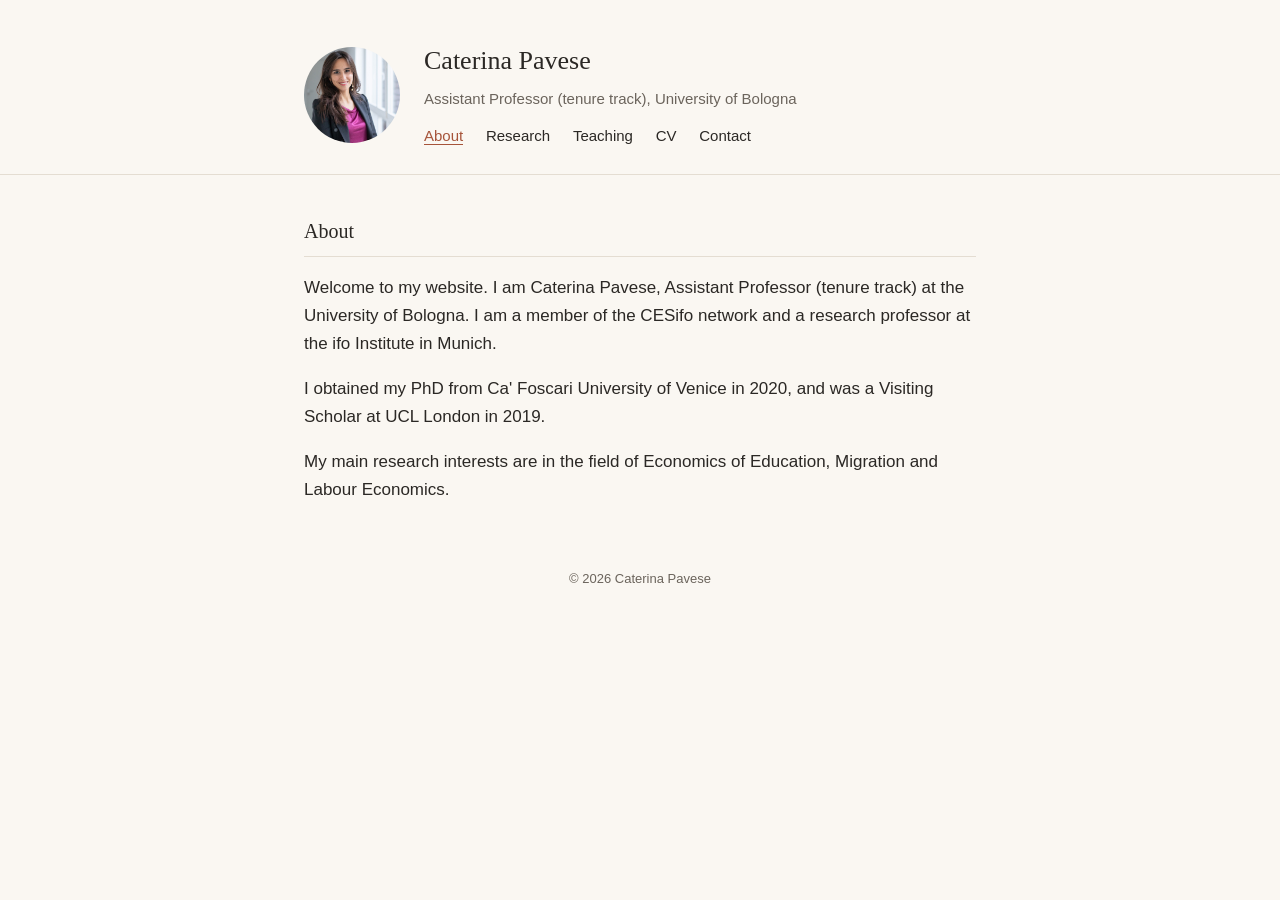
<file: index.html>
<!doctype html>
<html lang="en">
<head>
<meta charset="utf-8">
<meta name="viewport" content="width=device-width, initial-scale=1">
<title>Caterina Pavese</title>
<link rel="stylesheet" href="assets/css/style.css">
</head>
<body>

<header class="site-header">
  <div class="header-inner">
    <img class="headshot" src="assets/img/photo.jpg" alt="Caterina Pavese" onerror="this.style.display='none'">
    <div class="header-text">
      <h1>Caterina Pavese</h1>
      <p class="affiliation">Assistant Professor (tenure track), University of Bologna</p>
      <nav class="site-nav">
        <a href="index.html" class="current">About</a>
        <a href="research.html">Research</a>
        <a href="teaching.html">Teaching</a>
        <a href="cv.html">CV</a>
        <a href="contact.html">Contact</a>
      </nav>
    </div>
  </div>
</header>

<main class="wrap">

  <section>
    <h2>About</h2>
    <p>
      Welcome to my website. I am Caterina Pavese, Assistant Professor
      (tenure track) at the University of Bologna. I am a member of the
      CESifo network and a research professor at the ifo Institute in
      Munich.
    </p>
    <p>
      I obtained my PhD from Ca' Foscari University of Venice in 2020, and
      was a Visiting Scholar at UCL London in 2019.
    </p>
    <p>
      My main research interests are in the field of Economics of
      Education, Migration and Labour Economics.
    </p>
  </section>

</main>

<footer>
  &copy; <span id="year"></span> Caterina Pavese
</footer>

<script>document.getElementById('year').textContent = new Date().getFullYear();</script>
</body>
</html>
</file>
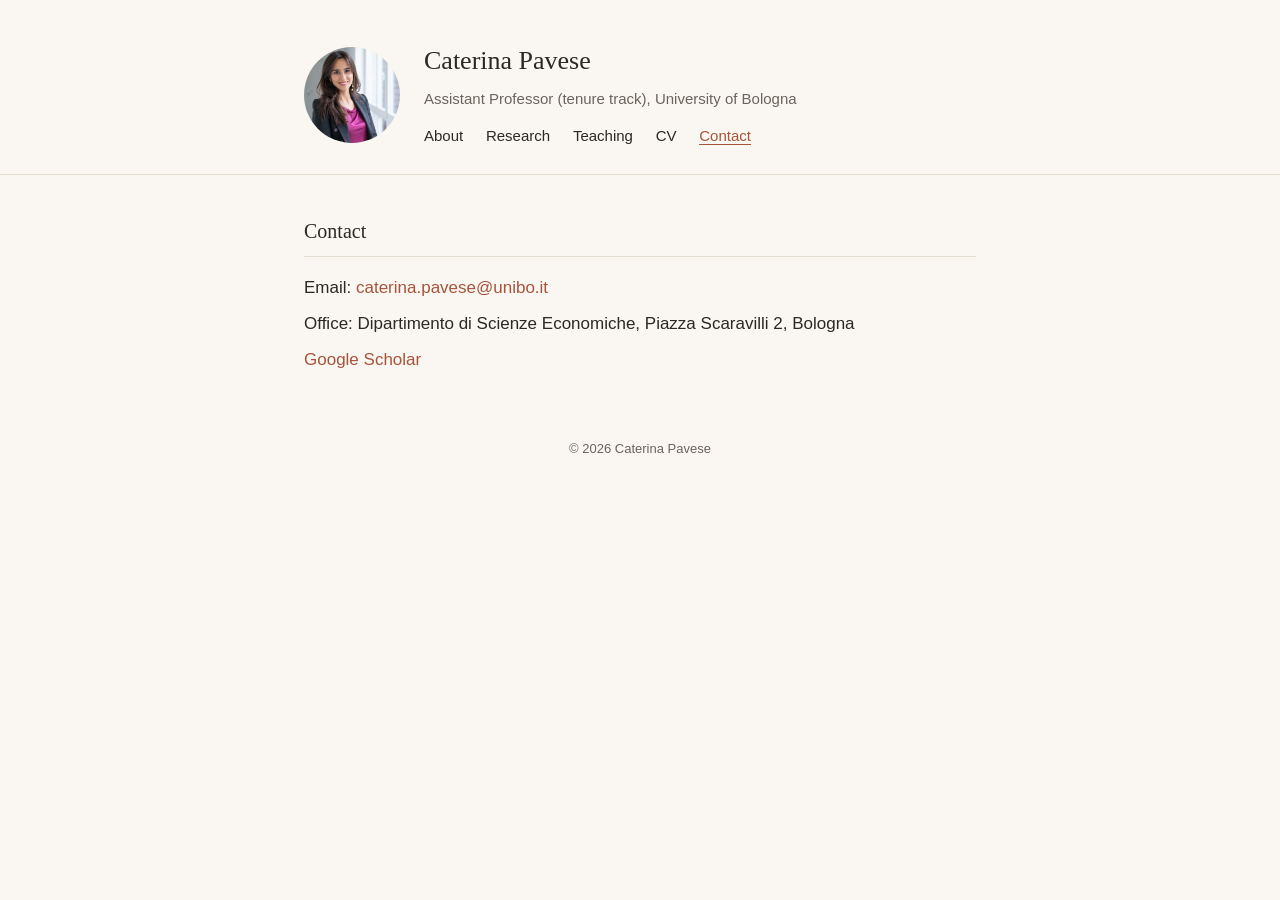
<file: contact.html>
<!doctype html>
<html lang="en">
<head>
<meta charset="utf-8">
<meta name="viewport" content="width=device-width, initial-scale=1">
<title>Contact &mdash; Caterina Pavese</title>
<link rel="stylesheet" href="assets/css/style.css">
</head>
<body>

<header class="site-header">
  <div class="header-inner">
    <img class="headshot" src="assets/img/photo.jpg" alt="Caterina Pavese" onerror="this.style.display='none'">
    <div class="header-text">
      <h1>Caterina Pavese</h1>
      <p class="affiliation">Assistant Professor (tenure track), University of Bologna</p>
      <nav class="site-nav">
        <a href="index.html">About</a>
        <a href="research.html">Research</a>
        <a href="teaching.html">Teaching</a>
        <a href="cv.html">CV</a>
        <a href="contact.html" class="current">Contact</a>
      </nav>
    </div>
  </div>
</header>

<main class="wrap">

  <section>
    <h2>Contact</h2>
    <ul class="contact-list">
      <li>Email: <a href="mailto:caterina.pavese@unibo.it">caterina.pavese@unibo.it</a></li>
      <li>Office: Dipartimento di Scienze Economiche, Piazza Scaravilli 2, Bologna</li>
      <li><a href="https://scholar.google.com/citations?user=hyFw8RIAAAAJ&amp;hl=it">Google Scholar</a></li>
    </ul>
  </section>

</main>

<footer>
  &copy; <span id="year"></span> Caterina Pavese
</footer>

<script>document.getElementById('year').textContent = new Date().getFullYear();</script>
</body>
</html>
</file>
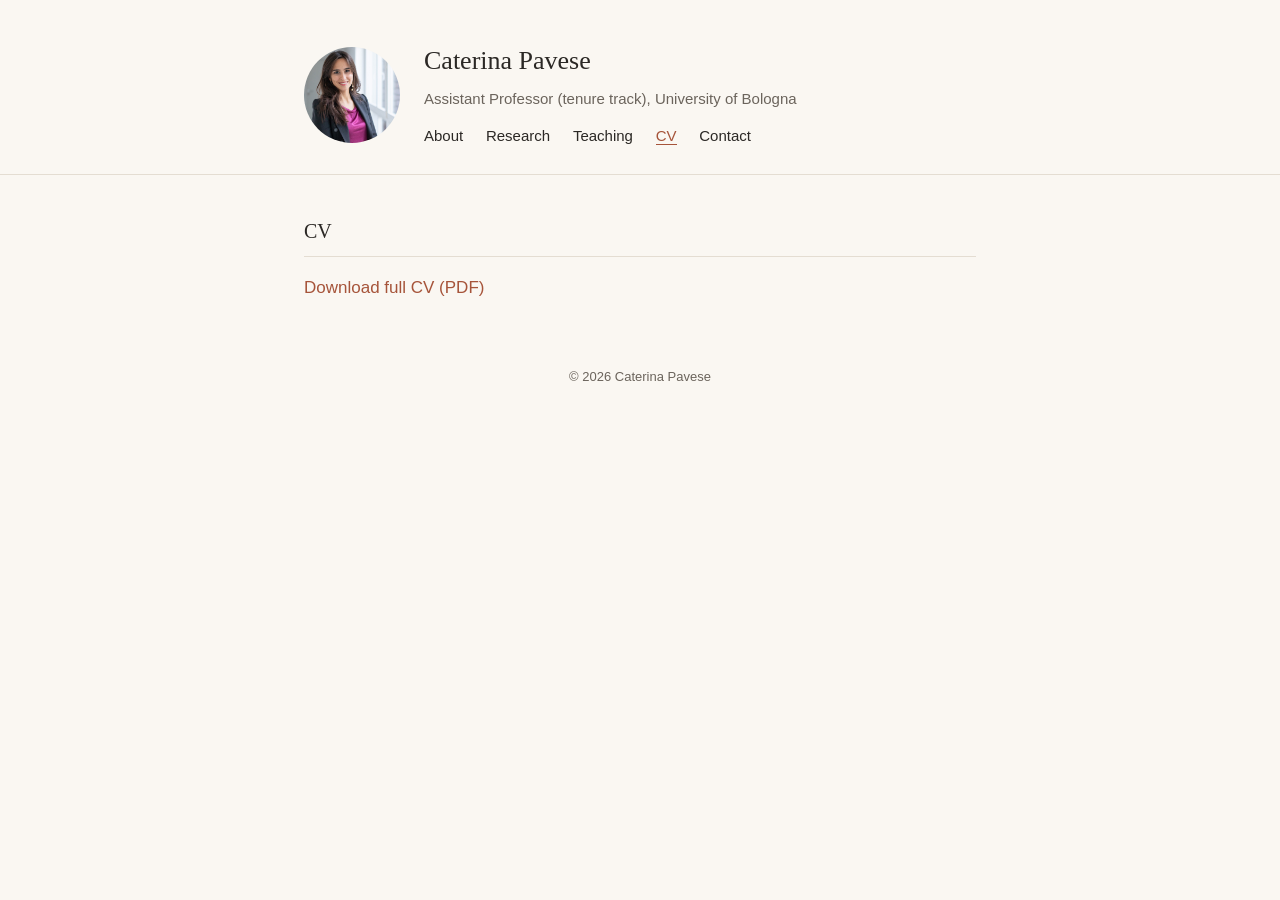
<file: cv.html>
<!doctype html>
<html lang="en">
<head>
<meta charset="utf-8">
<meta name="viewport" content="width=device-width, initial-scale=1">
<title>CV &mdash; Caterina Pavese</title>
<link rel="stylesheet" href="assets/css/style.css">
</head>
<body>

<header class="site-header">
  <div class="header-inner">
    <img class="headshot" src="assets/img/photo.jpg" alt="Caterina Pavese" onerror="this.style.display='none'">
    <div class="header-text">
      <h1>Caterina Pavese</h1>
      <p class="affiliation">Assistant Professor (tenure track), University of Bologna</p>
      <nav class="site-nav">
        <a href="index.html">About</a>
        <a href="research.html">Research</a>
        <a href="teaching.html">Teaching</a>
        <a href="cv.html" class="current">CV</a>
        <a href="contact.html">Contact</a>
      </nav>
    </div>
  </div>
</header>

<main class="wrap">

  <section>
    <h2>CV</h2>
    <p>
      <a href="assets/CV_Pavese.pdf">Download full CV (PDF)</a>
    </p>
  </section>

</main>

<footer>
  &copy; <span id="year"></span> Caterina Pavese
</footer>

<script>document.getElementById('year').textContent = new Date().getFullYear();</script>
</body>
</html>
</file>
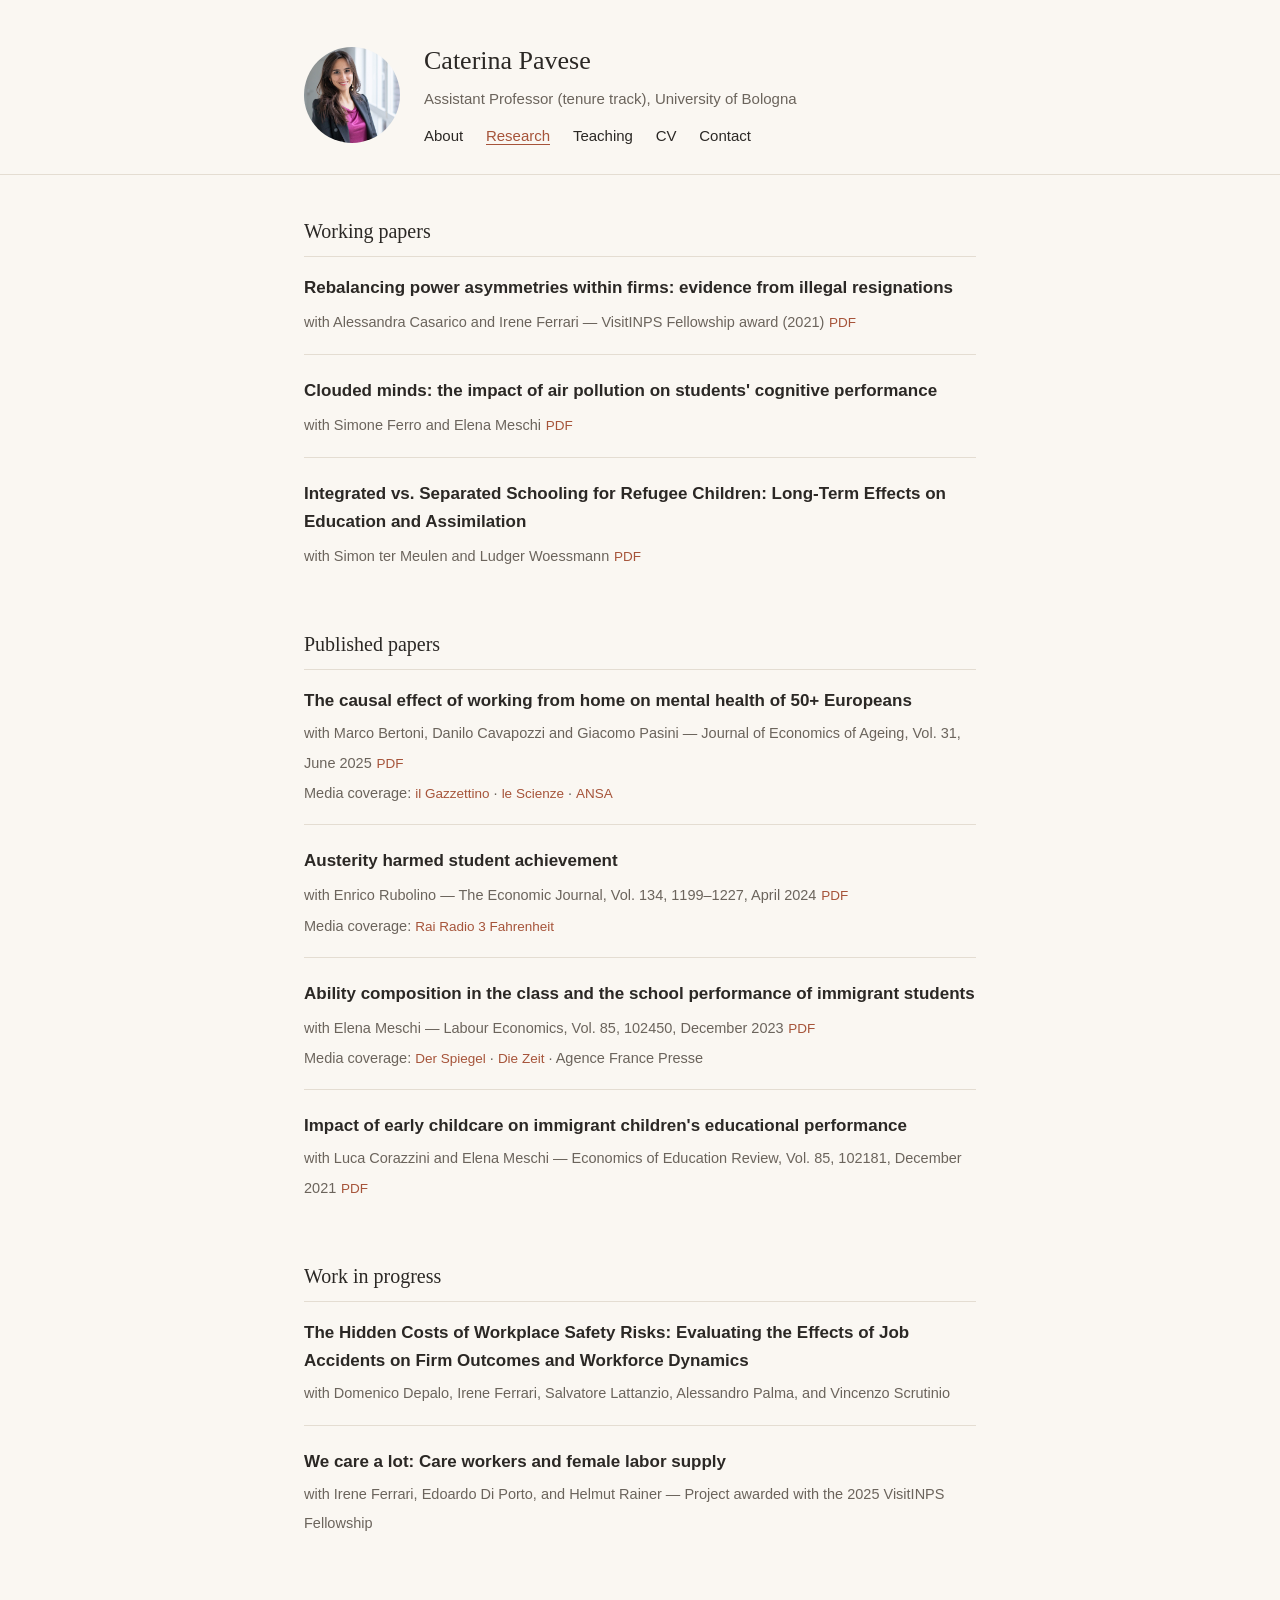
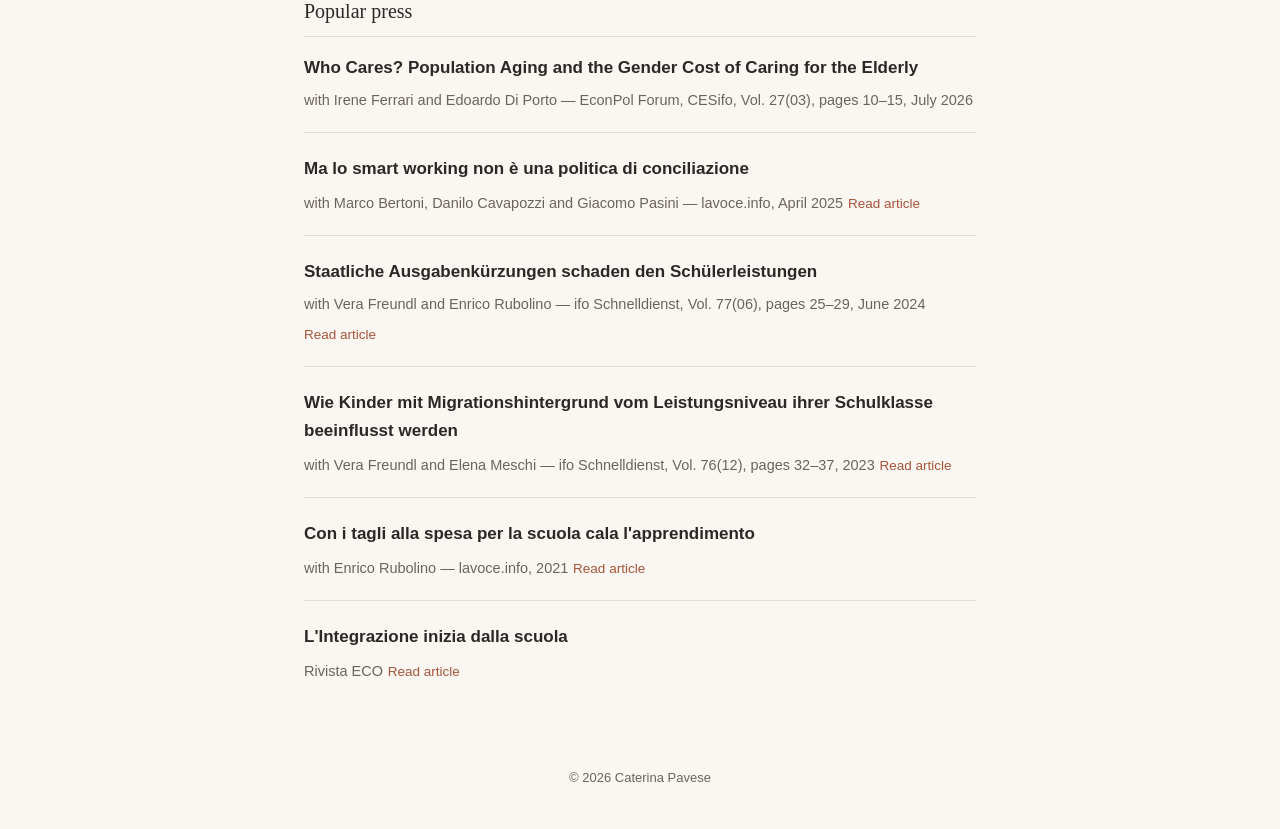
<file: research.html>
<!doctype html>
<html lang="en">
<head>
<meta charset="utf-8">
<meta name="viewport" content="width=device-width, initial-scale=1">
<title>Research &mdash; Caterina Pavese</title>
<link rel="stylesheet" href="assets/css/style.css">
</head>
<body>

<header class="site-header">
  <div class="header-inner">
    <img class="headshot" src="assets/img/photo.jpg" alt="Caterina Pavese" onerror="this.style.display='none'">
    <div class="header-text">
      <h1>Caterina Pavese</h1>
      <p class="affiliation">Assistant Professor (tenure track), University of Bologna</p>
      <nav class="site-nav">
        <a href="index.html">About</a>
        <a href="research.html" class="current">Research</a>
        <a href="teaching.html">Teaching</a>
        <a href="cv.html">CV</a>
        <a href="contact.html">Contact</a>
      </nav>
    </div>
  </div>
</header>

<main class="wrap">

  <section>
    <h2>Working papers</h2>
    <ul class="pub-list">
      <li>
        <span class="pub-title">Rebalancing power asymmetries within firms: evidence from illegal resignations</span>
        <span class="pub-meta">with Alessandra Casarico and Irene Ferrari &mdash; VisitINPS Fellowship award (2021)</span>
        <a class="pub-link" href="https://www.ifo.de/en/cesifo/publications/2025/working-paper/rebalancing-power-asymmetries-within-firms-evidence-illegal">PDF</a>
      </li>
      <li>
        <span class="pub-title">Clouded minds: the impact of air pollution on students' cognitive performance</span>
        <span class="pub-meta">with Simone Ferro and Elena Meschi</span>
        <a class="pub-link" href="https://www.ifo.de/en/cesifo/publications/2026/working-paper/clouded-minds-air-pollution-and-student-cognitive-performance">PDF</a>
      </li>
      <li>
        <span class="pub-title">Integrated vs. Separated Schooling for Refugee Children: Long-Term Effects on Education and Assimilation</span>
        <span class="pub-meta">with Simon ter Meulen and Ludger Woessmann</span>
        <a class="pub-link" href="https://www.ifo.de/en/cesifo/publications/2026/working-paper/integrated-vs.-separated-schooling-refugee-children-long-term">PDF</a>
      </li>
    </ul>
  </section>

  <section>
    <h2>Published papers</h2>
    <ul class="pub-list">
      <li>
        <span class="pub-title">The causal effect of working from home on mental health of 50+ Europeans</span>
        <span class="pub-meta">with Marco Bertoni, Danilo Cavapozzi and Giacomo Pasini &mdash; Journal of Economics of Ageing, Vol. 31, June 2025</span>
        <a class="pub-link" href="https://www.sciencedirect.com/science/article/pii/S2212828X25000155">PDF</a>
        <div class="pub-meta">Media coverage:
          <a class="pub-link" href="https://www.ilgazzettino.it/salute/ricerca/covid_smartworking_e_stress_ricerca_universita_ca_foscari_venezia-8785034.html">il Gazzettino</a> &middot;
          <a class="pub-link" href="https://www.lescienze.it/comunicati-stampa/2025/04/16/news/smartworking_salute_mentale_impatto_over_50-18968982/">le Scienze</a> &middot;
          <a class="pub-link" href="https://www.ansa.it/sito/notizie/fisco_lavoro/2025/04/16/smart-working-in-pandemia-ha-stressato-donne-single-e-genitori_02c18160-da54-4d73-8bc1-183969d3b984.html">ANSA</a>
        </div>
      </li>
      <li>
        <span class="pub-title">Austerity harmed student achievement</span>
        <span class="pub-meta">with Enrico Rubolino &mdash; The Economic Journal, Vol. 134, 1199&ndash;1227, April 2024</span>
        <a class="pub-link" href="https://academic.oup.com/ej/advance-article/doi/10.1093/ej/uead092/7328935">PDF</a>
        <div class="pub-meta">Media coverage:
          <a class="pub-link" href="https://www.raiplayradio.it/audio/2021/02/FAHRENHEIT-cc3b7fa5-211b-4743-8cd4-96e91122e9b2.html">Rai Radio 3 Fahrenheit</a>
        </div>
      </li>
      <li>
        <span class="pub-title">Ability composition in the class and the school performance of immigrant students</span>
        <span class="pub-meta">with Elena Meschi &mdash; Labour Economics, Vol. 85, 102450, December 2023</span>
        <a class="pub-link" href="https://www.sciencedirect.com/science/article/pii/S0927537123001252">PDF</a>
        <div class="pub-meta">Media coverage:
          <a class="pub-link" href="https://www.spiegel.de/panorama/bildung/ifo-studie-schwaches-niveau-der-klasse-beeintraechtigt-schulische-leistungen-von-zuwandererkindern-a-4073d0f0-0f4b-41b3-b128-6cfab8bdb924">Der Spiegel</a> &middot;
          <a class="pub-link" href="https://www.zeit.de/gesellschaft/schule/2024-01/ifo-studie-leistungsschwache-schueler">Die Zeit</a> &middot;
          Agence France Presse
        </div>
      </li>
      <li>
        <span class="pub-title">Impact of early childcare on immigrant children's educational performance</span>
        <span class="pub-meta">with Luca Corazzini and Elena Meschi &mdash; Economics of Education Review, Vol. 85, 102181, December 2021</span>
        <a class="pub-link" href="https://doi.org/10.1016/j.econedurev.2021.102181">PDF</a>
      </li>
    </ul>
  </section>

  <section>
    <h2>Work in progress</h2>
    <ul class="pub-list">
      <li>
        <span class="pub-title">The Hidden Costs of Workplace Safety Risks: Evaluating the Effects of Job Accidents on Firm Outcomes and Workforce Dynamics</span>
        <span class="pub-meta">with Domenico Depalo, Irene Ferrari, Salvatore Lattanzio, Alessandro Palma, and Vincenzo Scrutinio</span>
      </li>
      <li>
        <span class="pub-title">We care a lot: Care workers and female labor supply</span>
        <span class="pub-meta">with Irene Ferrari, Edoardo Di Porto, and Helmut Rainer &mdash; Project awarded with the 2025 VisitINPS Fellowship</span>
      </li>
    </ul>
  </section>

  <section>
    <h2>Popular press</h2>
    <ul class="pub-list">
      <li>
        <span class="pub-title">Who Cares? Population Aging and the Gender Cost of Caring for the Elderly</span>
        <span class="pub-meta">with Irene Ferrari and Edoardo Di Porto &mdash; EconPol Forum, CESifo, Vol. 27(03), pages 10&ndash;15, July 2026</span>
      </li>
      <li>
        <span class="pub-title">Ma lo smart working non &egrave; una politica di conciliazione</span>
        <span class="pub-meta">with Marco Bertoni, Danilo Cavapozzi and Giacomo Pasini &mdash; lavoce.info, April 2025</span>
        <a class="pub-link" href="https://lavoce.info/archives/90957/ma-lo-smart-working-non-e-una-politica-di-conciliazione/">Read article</a>
      </li>
      <li>
        <span class="pub-title">Staatliche Ausgabenk&uuml;rzungen schaden den Sch&uuml;lerleistungen</span>
        <span class="pub-meta">with Vera Freundl and Enrico Rubolino &mdash; ifo Schnelldienst, Vol. 77(06), pages 25&ndash;29, June 2024</span>
        <a class="pub-link" href="https://ideas.repec.org/a/ces/ifosdt/v77y2024i06p25-29.html">Read article</a>
      </li>
      <li>
        <span class="pub-title">Wie Kinder mit Migrationshintergrund vom Leistungsniveau ihrer Schulklasse beeinflusst werden</span>
        <span class="pub-meta">with Vera Freundl and Elena Meschi &mdash; ifo Schnelldienst, Vol. 76(12), pages 32&ndash;37, 2023</span>
        <a class="pub-link" href="https://ideas.repec.org/a/ces/ifosdt/v76y2023i12p32-37.html">Read article</a>
      </li>
      <li>
        <span class="pub-title">Con i tagli alla spesa per la scuola cala l'apprendimento</span>
        <span class="pub-meta">with Enrico Rubolino &mdash; lavoce.info, 2021</span>
        <a class="pub-link" href="https://www.lavoce.info/archives/71818/con-i-tagli-alla-spesa-per-la-scuola-cala-lapprendimento/">Read article</a>
      </li>
      <li>
        <span class="pub-title">L'Integrazione inizia dalla scuola</span>
        <span class="pub-meta">Rivista ECO</span>
        <!-- TODO: the old site linked to your author archive page rather than the specific article - replace with the direct article URL if you have it -->
        <a class="pub-link" href="https://www.rivistaeco.com/author/cpavese/">Read article</a>
      </li>
    </ul>
  </section>

</main>

<footer>
  &copy; <span id="year"></span> Caterina Pavese
</footer>

<script>document.getElementById('year').textContent = new Date().getFullYear();</script>
</body>
</html>
</file>
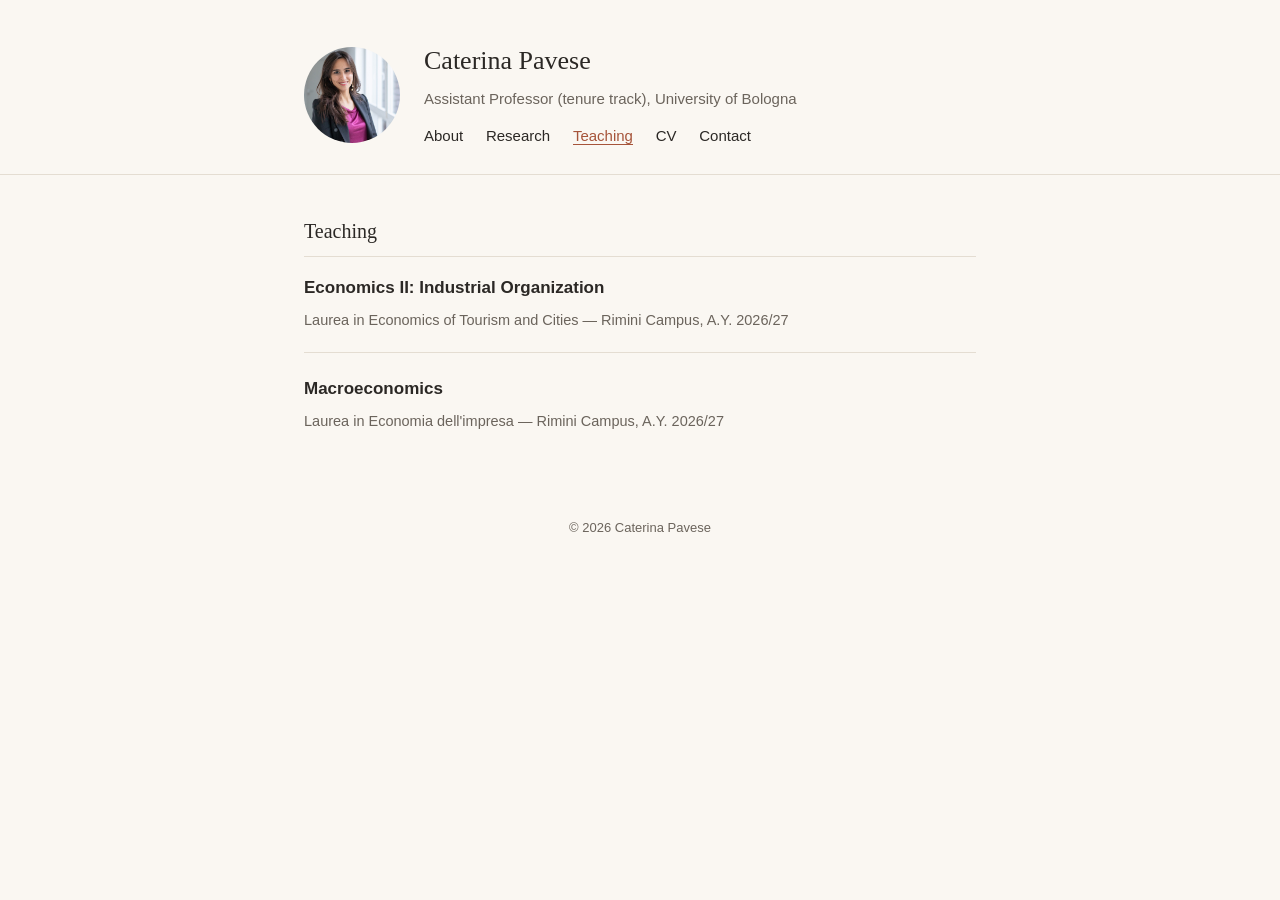
<file: teaching.html>
<!doctype html>
<html lang="en">
<head>
<meta charset="utf-8">
<meta name="viewport" content="width=device-width, initial-scale=1">
<title>Teaching &mdash; Caterina Pavese</title>
<link rel="stylesheet" href="assets/css/style.css">
</head>
<body>

<header class="site-header">
  <div class="header-inner">
    <img class="headshot" src="assets/img/photo.jpg" alt="Caterina Pavese" onerror="this.style.display='none'">
    <div class="header-text">
      <h1>Caterina Pavese</h1>
      <p class="affiliation">Assistant Professor (tenure track), University of Bologna</p>
      <nav class="site-nav">
        <a href="index.html">About</a>
        <a href="research.html">Research</a>
        <a href="teaching.html" class="current">Teaching</a>
        <a href="cv.html">CV</a>
        <a href="contact.html">Contact</a>
      </nav>
    </div>
  </div>
</header>

<main class="wrap">

  <section>
    <h2>Teaching</h2>
    <ul class="pub-list">
      <li>
        <span class="pub-title">Economics II: Industrial Organization</span>
        <span class="pub-meta">Laurea in Economics of Tourism and Cities &mdash; Rimini Campus, A.Y. 2026/27</span>
      </li>
      <li>
        <span class="pub-title">Macroeconomics</span>
        <span class="pub-meta">Laurea in Economia dell'impresa &mdash; Rimini Campus, A.Y. 2026/27</span>
      </li>
    </ul>
  </section>

</main>

<footer>
  &copy; <span id="year"></span> Caterina Pavese
</footer>

<script>document.getElementById('year').textContent = new Date().getFullYear();</script>
</body>
</html>
</file>
<file: assets/css/style.css>
:root {
  --bg: #faf7f2;
  --text: #2b2825;
  --muted: #6b645c;
  --accent: #a6543a;
  --line: #e4ddd2;
  --max-width: 720px;
}

* {
  box-sizing: border-box;
}

body {
  margin: 0;
  background: var(--bg);
  color: var(--text);
  font-family: -apple-system, BlinkMacSystemFont, "Helvetica Neue", Arial, sans-serif;
  font-size: 17px;
  line-height: 1.65;
}

h1, h2, h3 {
  font-family: Georgia, "Times New Roman", serif;
  font-weight: normal;
  color: var(--text);
}

a {
  color: var(--accent);
  text-decoration: none;
  border-bottom: 1px solid transparent;
}

a:hover {
  border-bottom-color: var(--accent);
}

.wrap {
  max-width: var(--max-width);
  margin: 0 auto;
  padding: 0 24px;
}

header.site-header {
  border-bottom: 1px solid var(--line);
  padding: 40px 0 24px;
  margin-bottom: 40px;
}

header.site-header .header-inner {
  max-width: var(--max-width);
  margin: 0 auto;
  padding: 0 24px;
  display: flex;
  align-items: center;
  gap: 24px;
}

.headshot {
  width: 96px;
  height: 96px;
  border-radius: 50%;
  object-fit: cover;
  background: var(--line);
  flex-shrink: 0;
}

.header-text h1 {
  font-size: 26px;
  margin: 0 0 4px;
}

.header-text .affiliation {
  color: var(--muted);
  font-size: 15px;
  margin: 0 0 10px;
}

nav.site-nav a {
  margin-right: 18px;
  font-size: 15px;
  color: var(--text);
}

nav.site-nav a.current {
  color: var(--accent);
  border-bottom: 1px solid var(--accent);
}

main {
  padding-bottom: 60px;
}

section {
  margin-bottom: 40px;
}

section h2 {
  font-size: 20px;
  border-bottom: 1px solid var(--line);
  padding-bottom: 8px;
  margin-bottom: 16px;
}

.pub-list, .research-list {
  list-style: none;
  padding: 0;
}

.pub-list li, .research-list li {
  margin-bottom: 22px;
  padding-bottom: 18px;
  border-bottom: 1px solid var(--line);
}

.pub-list li:last-child, .research-list li:last-child {
  border-bottom: none;
}

.pub-title {
  font-weight: 600;
  display: block;
  margin-bottom: 4px;
}

.pub-meta {
  color: var(--muted);
  font-size: 14.5px;
}

.pub-link {
  display: inline-block;
  margin-top: 6px;
  font-size: 13.5px;
}

.tag {
  display: inline-block;
  font-size: 12.5px;
  color: var(--accent);
  border: 1px solid var(--accent);
  border-radius: 3px;
  padding: 1px 7px;
  margin-right: 6px;
}

.contact-list {
  list-style: none;
  padding: 0;
}

.contact-list li {
  margin-bottom: 8px;
}

footer {
  text-align: center;
  color: var(--muted);
  font-size: 13px;
  padding: 24px 0 40px;
}
</file>
